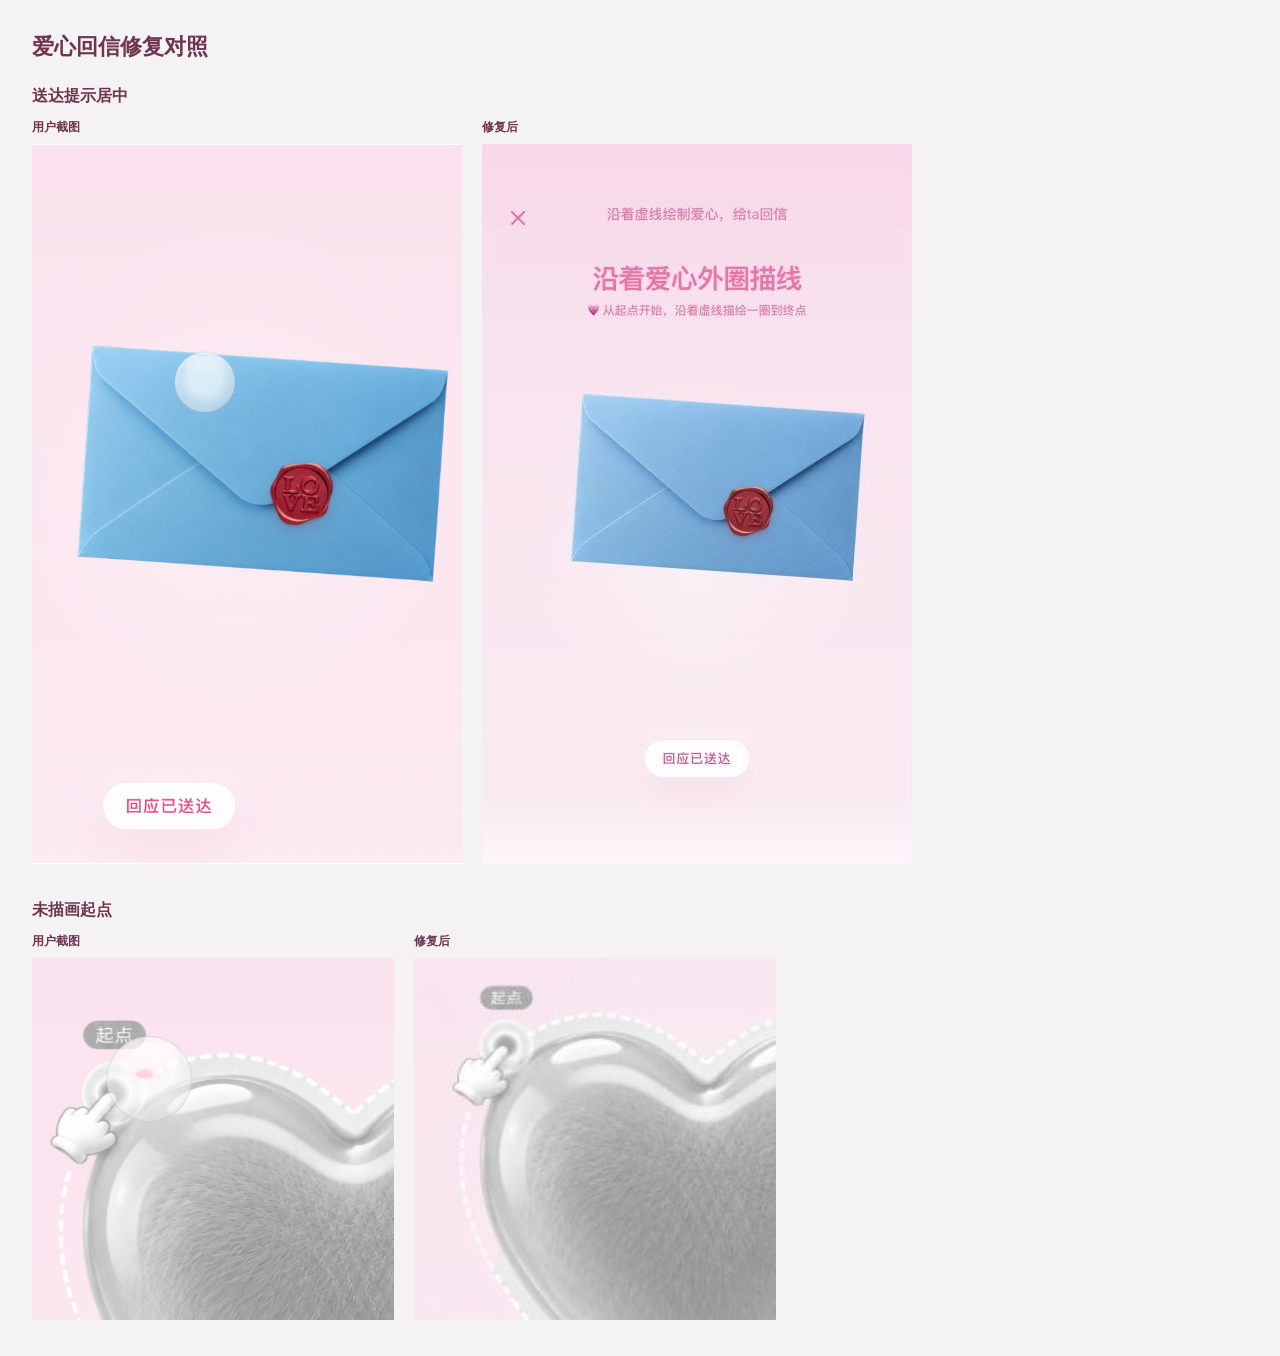
<file: qa/compare.html>
<!doctype html>
<html lang="zh-CN">
  <head>
    <meta charset="UTF-8" />
    <meta name="viewport" content="width=device-width, initial-scale=1" />
    <title>Bubble heart letter QA comparison</title>
    <style>
      * {
        box-sizing: border-box;
      }

      body {
        margin: 0;
        padding: 32px;
        color: #6f3450;
        background: #f5f2f4;
        font-family: -apple-system, BlinkMacSystemFont, "Segoe UI", sans-serif;
      }

      h1 {
        margin: 0 0 24px;
        font-size: 22px;
      }

      h2 {
        margin: 0 0 12px;
        font-size: 16px;
      }

      section + section {
        margin-top: 32px;
      }

      .pair {
        display: flex;
        align-items: flex-start;
        gap: 20px;
      }

      figure {
        margin: 0;
      }

      figcaption {
        margin-bottom: 8px;
        font-size: 12px;
        font-weight: 600;
      }

      .sent {
        width: 430px;
        height: 720px;
        object-fit: contain;
        background: white;
      }

      .start {
        width: 362px;
        height: 362px;
        object-fit: cover;
        background: white;
      }
    </style>
  </head>
  <body>
    <h1>爱心回信修复对照</h1>
    <section>
      <h2>送达提示居中</h2>
      <div class="pair">
        <figure>
          <figcaption>用户截图</figcaption>
          <img class="sent" src="./reference-heart-sent.png" alt="" />
        </figure>
        <figure>
          <figcaption>修复后</figcaption>
          <img class="sent" src="./heart-sent-centered-mobile.jpg?v=3" alt="" />
        </figure>
      </div>
    </section>
    <section>
      <h2>未描画起点</h2>
      <div class="pair">
        <figure>
          <figcaption>用户截图</figcaption>
          <img class="start" src="./reference-heart-start.png" alt="" />
        </figure>
        <figure>
          <figcaption>修复后</figcaption>
          <img class="start" src="./heart-tracing-start-focus.jpg?v=3" alt="" />
        </figure>
      </div>
    </section>
  </body>
</html>
</file>
